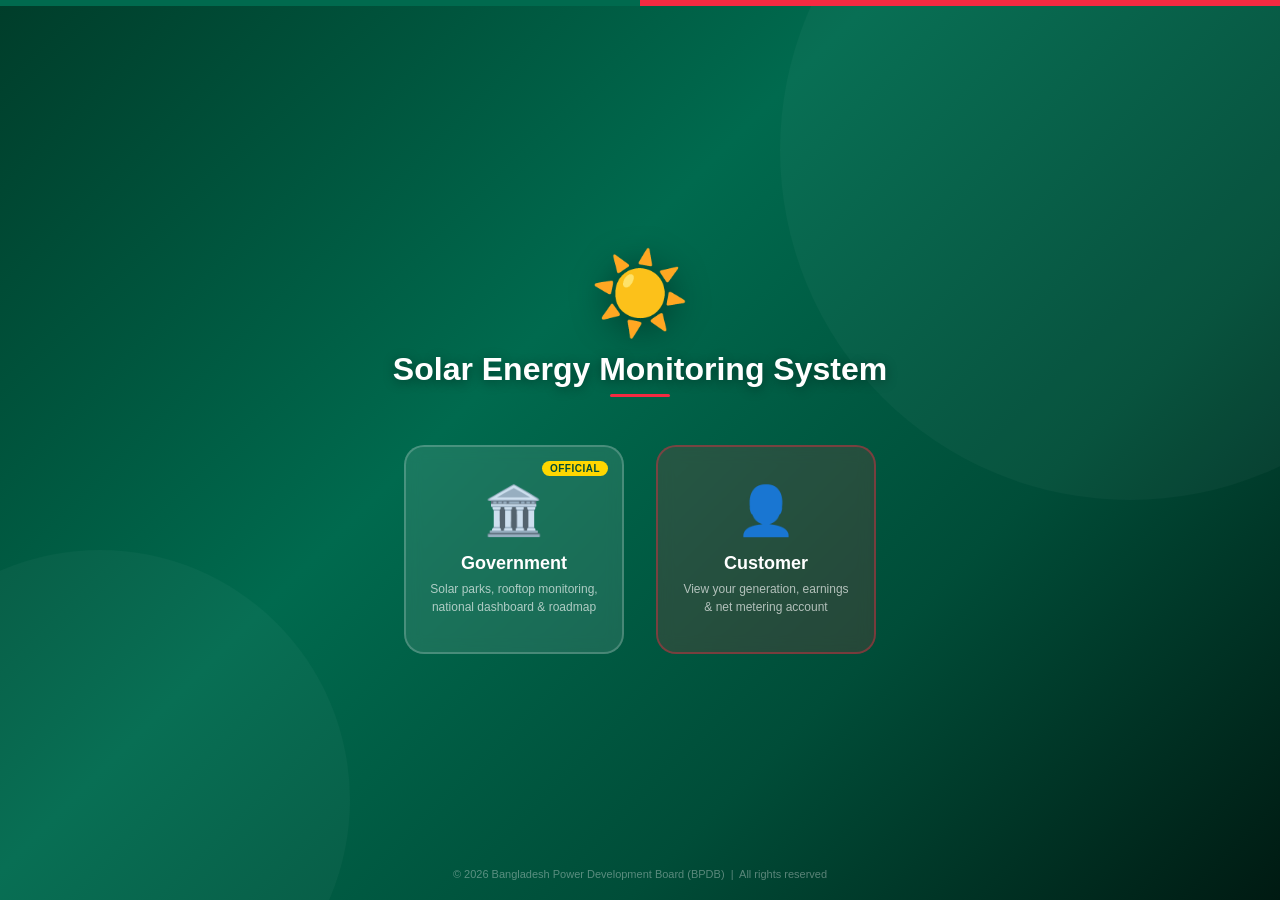
<file: index.html>
<!DOCTYPE html>
<html lang="en">
<head>
<meta charset="UTF-8">
<meta name="viewport" content="width=device-width, initial-scale=1.0">
<title>Bangladesh Solar Energy Monitoring System</title>
<style>
  * { box-sizing: border-box; margin: 0; padding: 0; }
  body { font-family: 'Segoe UI', Arial, sans-serif; }

  .landing-wrapper {
    min-height: 100vh;
    background: linear-gradient(135deg, #003d2a 0%, #006a4e 40%, #004d38 70%, #001a12 100%);
    display: flex;
    flex-direction: column;
    align-items: center;
    justify-content: center;
    position: relative;
    overflow: hidden;
  }

  .landing-wrapper::before {
    content: '';
    position: absolute;
    width: 700px; height: 700px;
    border-radius: 50%;
    background: rgba(255,255,255,0.03);
    top: -200px; right: -200px;
  }
  .landing-wrapper::after {
    content: '';
    position: absolute;
    width: 500px; height: 500px;
    border-radius: 50%;
    background: rgba(255,255,255,0.03);
    bottom: -150px; left: -150px;
  }

  .top-stripe {
    position: absolute;
    top: 0; left: 0; right: 0;
    height: 6px;
    background: linear-gradient(to right, #006a4e 50%, #f42a41 50%);
  }

  .landing-logo {
    font-size: 80px;
    margin-bottom: 10px;
    filter: drop-shadow(0 4px 16px rgba(0,0,0,0.4));
    animation: floatSun 3s ease-in-out infinite;
    z-index: 1;
  }
  @keyframes floatSun {
    0%, 100% { transform: translateY(0); }
    50%       { transform: translateY(-8px); }
  }

  .landing-ministry {
    color: rgba(255,255,255,0.65);
    font-size: 12px;
    letter-spacing: 2px;
    text-transform: uppercase;
    margin-bottom: 6px;
    text-align: center;
    z-index: 1;
  }
  .landing-title {
    color: #ffffff;
    font-size: 32px;
    font-weight: 800;
    text-align: center;
    margin: 0 0 6px;
    text-shadow: 0 2px 12px rgba(0,0,0,0.4);
    z-index: 1;
  }
  .landing-subtitle {
    color: rgba(255,255,255,0.7);
    font-size: 14px;
    text-align: center;
    margin-bottom: 48px;
    z-index: 1;
  }

  .divider {
    width: 60px; height: 3px;
    background: #f42a41;
    border-radius: 2px;
    margin: 0 auto 48px;
    z-index: 1;
  }

  .btn-row {
    display: flex;
    gap: 32px;
    flex-wrap: wrap;
    justify-content: center;
    z-index: 1;
  }

  .portal-btn {
    display: flex;
    flex-direction: column;
    align-items: center;
    justify-content: center;
    width: 220px;
    padding: 36px 24px;
    border-radius: 20px;
    text-decoration: none;
    border: 2px solid rgba(255,255,255,0.2);
    backdrop-filter: blur(8px);
    transition: all 0.3s ease;
    cursor: pointer;
    position: relative;
    overflow: hidden;
  }
  .portal-btn:hover { transform: translateY(-6px); border-color: rgba(255,255,255,0.5); }

  .btn-gov {
    background: rgba(255,255,255,0.1);
  }
  .btn-gov:hover {
    background: rgba(255,255,255,0.18);
    box-shadow: 0 16px 48px rgba(0,0,0,0.4);
  }

  .btn-customer {
    background: rgba(244,42,65,0.15);
    border-color: rgba(244,42,65,0.4);
  }
  .btn-customer:hover {
    background: rgba(244,42,65,0.28);
    box-shadow: 0 16px 48px rgba(244,42,65,0.3);
    border-color: rgba(244,42,65,0.8);
  }

  .badge-gov {
    position: absolute; top: 14px; right: 14px;
    background: #ffd700; color: #004d38;
    font-size: 10px; font-weight: 800;
    padding: 2px 8px; border-radius: 10px;
    letter-spacing: 0.5px;
  }

  .btn-icon  { font-size: 48px; margin-bottom: 14px; }
  .btn-label { color: #ffffff; font-size: 18px; font-weight: 700; margin-bottom: 6px; }
  .btn-desc  { color: rgba(255,255,255,0.65); font-size: 12px; text-align: center; line-height: 1.5; }

  .landing-footer {
    position: absolute;
    bottom: 20px;
    color: rgba(255,255,255,0.35);
    font-size: 11px;
    text-align: center;
    padding: 0 20px;
    z-index: 1;
  }
</style>
</head>
<body>
<div class="landing-wrapper">
  <div class="top-stripe"></div>

  <div class="landing-logo">☀️</div>
  <h1 class="landing-title">Solar Energy Monitoring System</h1>
  <div class="divider"></div>

  <div class="btn-row">
    <a href="dashboard.html" class="portal-btn btn-gov">
      <span class="badge-gov">OFFICIAL</span>
      <div class="btn-icon">🏛️</div>
      <div class="btn-label">Government</div>
      <div class="btn-desc">Solar parks, rooftop monitoring, national dashboard &amp; roadmap</div>
    </a>

    <a href="customer.html" class="portal-btn btn-customer">
      <div class="btn-icon">👤</div>
      <div class="btn-label">Customer</div>
      <div class="btn-desc">View your generation, earnings &amp; net metering account</div>
    </a>
  </div>

  <div class="landing-footer">
    © 2026 Bangladesh Power Development Board (BPDB) &nbsp;|&nbsp; All rights reserved
  </div>
</div>
</body>
</html>
</file>
